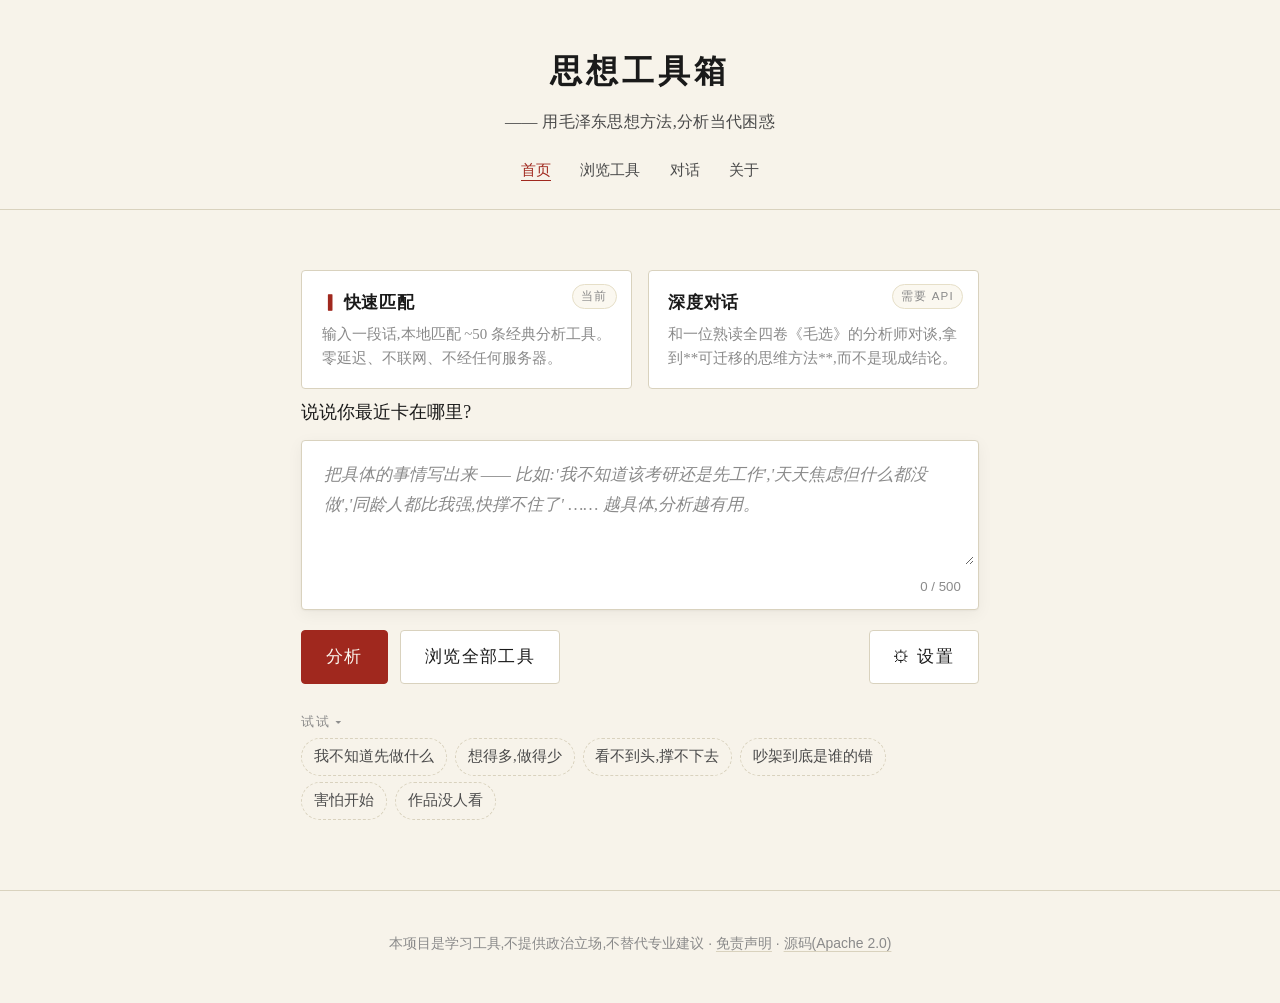
<file: index.html>
<!doctype html>
<html lang="zh-CN">
<head>
  <meta charset="utf-8" />
  <meta name="viewport" content="width=device-width, initial-scale=1" />
  <title>思想工具箱 · 用毛泽东思想方法分析当代困惑</title>
  <meta name="description" content="把你的烦恼说给一套冷静的分析方法听 —— 矛盾论、实践论、实事求是的当代读法。" />
  <link rel="icon" type="image/svg+xml" href="assets/favicon.svg" />
  <link rel="stylesheet" href="styles.css" />
</head>
<body>
  <header class="site-header">
    <h1 class="site-title">思想工具箱</h1>
    <p class="site-subtitle">—— 用毛泽东思想方法,分析当代困惑</p>
    <nav class="site-nav">
      <a href="index.html" class="active">首页</a>
      <a href="browse.html">浏览工具</a>
      <a href="chat.html">对话</a>
      <a href="about.html">关于</a>
    </nav>
  </header>

  <main>
    <section id="mode-picker" class="entry-modes" aria-label="选择模式">
      <a href="#input-section" class="entry-mode active-mode" aria-current="page">
        <span class="em-badge">当前</span>
        <p class="em-title">快速匹配</p>
        <p class="em-desc">输入一段话,本地匹配 ~50 条经典分析工具。零延迟、不联网、不经任何服务器。</p>
      </a>
      <a href="chat.html" class="entry-mode">
        <span class="em-badge">需要 API</span>
        <p class="em-title">深度对话</p>
        <p class="em-desc">和一位熟读全四卷《毛选》的分析师对谈,拿到**可迁移的思维方法**,而不是现成结论。</p>
      </a>
    </section>

    <section id="input-section">
      <label for="user-input" class="prompt-label">说说你最近卡在哪里?</label>
      <div class="input-wrap">
        <textarea
          id="user-input"
          maxlength="500"
          placeholder="把具体的事情写出来 —— 比如:'我不知道该考研还是先工作','天天焦虑但什么都没做','同龄人都比我强,快撑不住了' …… 越具体,分析越有用。"
        ></textarea>
        <div class="char-counter"><span id="char-count">0</span> / 500</div>
      </div>

      <div class="button-row">
        <button id="analyze-btn" class="primary">分析</button>
        <a href="browse.html" class="btn">浏览全部工具</a>
        <button id="toggle-settings" class="btn" type="button" style="margin-left:auto">⚙ 设置</button>
      </div>

      <div class="examples">
        <div class="label">试试 ▾</div>
        <span class="example-chip" data-fill="我不知道该先做什么,事情一堆一堆的,每件都觉得重要">我不知道先做什么</span>
        <span class="example-chip" data-fill="天天焦虑但一直没有行动,想得多做得少,精神内耗">想得多,做得少</span>
        <span class="example-chip" data-fill="同龄人都比我强,感觉自己快撑不住了,看不到头">看不到头,撑不下去</span>
        <span class="example-chip" data-fill="最近和伴侣经常吵架,一点小事就争到底是谁错,关系很紧张">吵架到底是谁的错</span>
        <span class="example-chip" data-fill="我不太敢开始那件一直想做的事,总觉得自己做不到,怕失败">害怕开始</span>
        <span class="example-chip" data-fill="写了一年东西一直没人看,感觉是不是在闭门造车">作品没人看</span>
      </div>

      <div id="settings-panel" class="settings-panel hidden">
        <h3>AI 模式(可选)</h3>
        <p>默认关闭。启用后,会把你的输入发送给 Anthropic Claude 做个性化分析。<strong>API key 只存在浏览器本地,绝不上传到本站。</strong></p>
        <label class="ai-toggle">
          <input type="checkbox" id="ai-enabled" />
          启用 AI 个性化分析
        </label>
        <p style="margin-top:0.8rem">Anthropic API key(可选):</p>
        <input id="ai-apikey" type="password" placeholder="sk-ant-..." autocomplete="off" />
        <p style="font-size:0.8rem">
          Key 保存在 <code>localStorage</code> 中,仅发送至 <code>api.anthropic.com</code>。
          可随时清空。
          <button id="clear-key" class="btn" style="padding:0.25rem 0.7rem; font-size:0.8rem; margin-left:0.3rem">清空</button>
        </p>
      </div>
    </section>

    <section id="results" class="hidden" aria-live="polite"></section>
  </main>

  <footer class="site-footer">
    <p>
      本项目是学习工具,不提供政治立场,不替代专业建议 ·
      <a href="about.html">免责声明</a> ·
      <a href="https://github.com/Shawniel7/maoxuan-toolbox">源码(Apache 2.0)</a>
    </p>
  </footer>

  <script src="js/matcher.js"></script>
  <script src="js/renderer.js"></script>
  <script src="js/ai-mode.js"></script>
  <script src="js/main.js"></script>
</body>
</html>
</file>
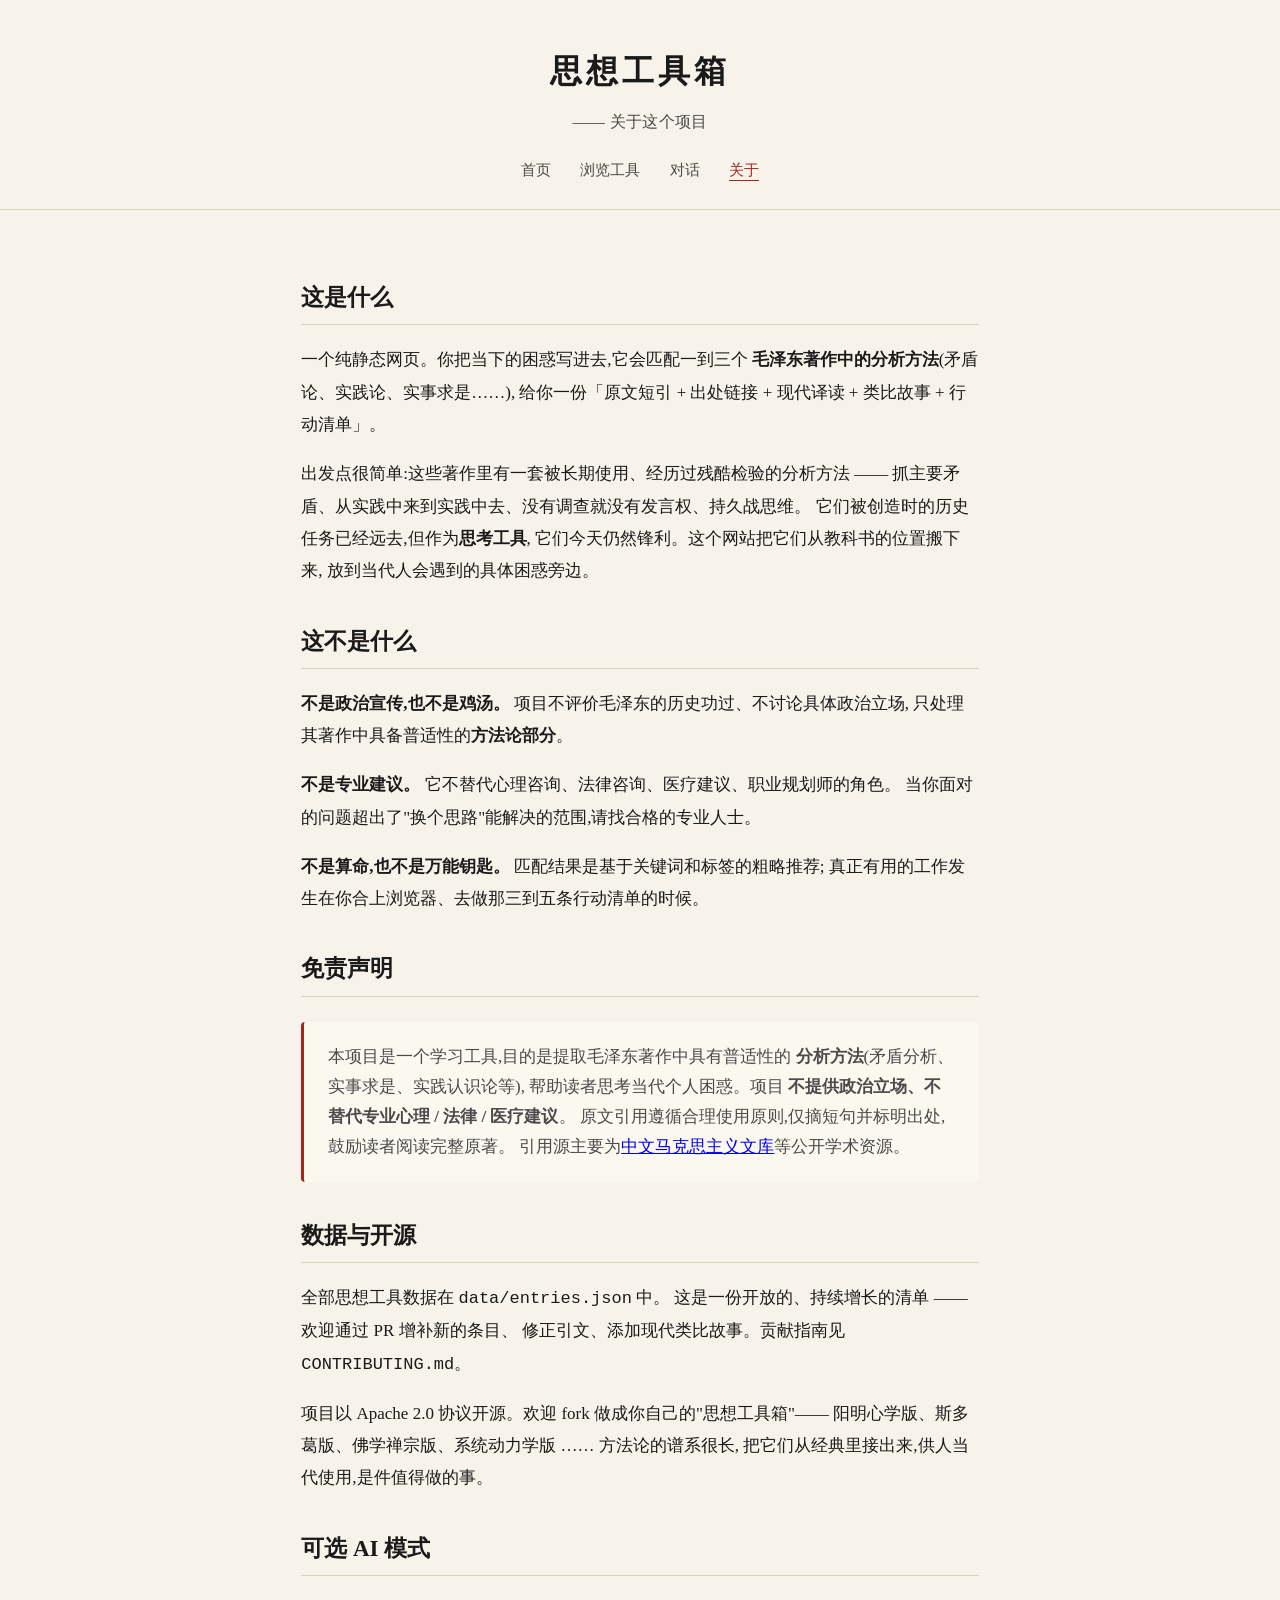
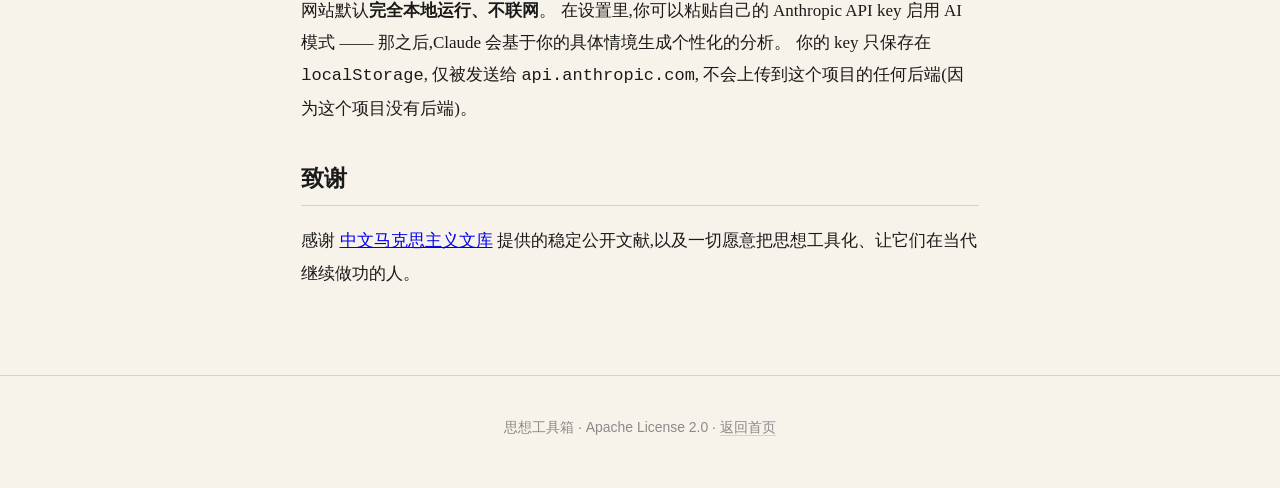
<file: about.html>
<!doctype html>
<html lang="zh-CN">
<head>
  <meta charset="utf-8" />
  <meta name="viewport" content="width=device-width, initial-scale=1" />
  <title>关于 · 思想工具箱</title>
  <link rel="icon" type="image/svg+xml" href="assets/favicon.svg" />
  <link rel="stylesheet" href="styles.css" />
</head>
<body>
  <header class="site-header">
    <h1 class="site-title">思想工具箱</h1>
    <p class="site-subtitle">—— 关于这个项目</p>
    <nav class="site-nav">
      <a href="index.html">首页</a>
      <a href="browse.html">浏览工具</a>
      <a href="chat.html">对话</a>
      <a href="about.html" class="active">关于</a>
    </nav>
  </header>

  <main class="prose">

    <h2>这是什么</h2>
    <p>
      一个纯静态网页。你把当下的困惑写进去,它会匹配一到三个
      <strong>毛泽东著作中的分析方法</strong>(矛盾论、实践论、实事求是……),
      给你一份「原文短引 + 出处链接 + 现代译读 + 类比故事 + 行动清单」。
    </p>
    <p>
      出发点很简单:这些著作里有一套被长期使用、经历过残酷检验的分析方法 ——
      抓主要矛盾、从实践中来到实践中去、没有调查就没有发言权、持久战思维。
      它们被创造时的历史任务已经远去,但作为<strong>思考工具</strong>,
      它们今天仍然锋利。这个网站把它们从教科书的位置搬下来,
      放到当代人会遇到的具体困惑旁边。
    </p>

    <h2>这不是什么</h2>
    <p>
      <strong>不是政治宣传,也不是鸡汤。</strong>
      项目不评价毛泽东的历史功过、不讨论具体政治立场,
      只处理其著作中具备普适性的<strong>方法论部分</strong>。
    </p>
    <p>
      <strong>不是专业建议。</strong>
      它不替代心理咨询、法律咨询、医疗建议、职业规划师的角色。
      当你面对的问题超出了"换个思路"能解决的范围,请找合格的专业人士。
    </p>
    <p>
      <strong>不是算命,也不是万能钥匙。</strong>
      匹配结果是基于关键词和标签的粗略推荐;
      真正有用的工作发生在你合上浏览器、去做那三到五条行动清单的时候。
    </p>

    <h2>免责声明</h2>
    <div class="disclaimer">
      本项目是一个学习工具,目的是提取毛泽东著作中具有普适性的
      <strong>分析方法</strong>(矛盾分析、实事求是、实践认识论等),
      帮助读者思考当代个人困惑。项目
      <strong>不提供政治立场、不替代专业心理 / 法律 / 医疗建议</strong>。
      原文引用遵循合理使用原则,仅摘短句并标明出处,鼓励读者阅读完整原著。
      引用源主要为<a href="https://www.marxists.org/chinese/maozedong/index.htm" target="_blank" rel="noopener">中文马克思主义文库</a>等公开学术资源。
    </div>

    <h2>数据与开源</h2>
    <p>
      全部思想工具数据在 <code>data/entries.json</code> 中。
      这是一份开放的、持续增长的清单 —— 欢迎通过 PR 增补新的条目、
      修正引文、添加现代类比故事。贡献指南见 <code>CONTRIBUTING.md</code>。
    </p>
    <p>
      项目以 Apache 2.0 协议开源。欢迎 fork 做成你自己的"思想工具箱"——
      阳明心学版、斯多葛版、佛学禅宗版、系统动力学版 …… 方法论的谱系很长,
      把它们从经典里接出来,供人当代使用,是件值得做的事。
    </p>

    <h2>可选 AI 模式</h2>
    <p>
      网站默认<strong>完全本地运行、不联网</strong>。
      在设置里,你可以粘贴自己的 Anthropic API key 启用 AI 模式 ——
      那之后,Claude 会基于你的具体情境生成个性化的分析。
      你的 key 只保存在 <code>localStorage</code>,
      仅被发送给 <code>api.anthropic.com</code>,
      不会上传到这个项目的任何后端(因为这个项目没有后端)。
    </p>

    <h2>致谢</h2>
    <p>
      感谢
      <a href="https://www.marxists.org/chinese/maozedong/index.htm" target="_blank" rel="noopener">中文马克思主义文库</a>
      提供的稳定公开文献,以及一切愿意把思想工具化、让它们在当代继续做功的人。
    </p>

  </main>

  <footer class="site-footer">
    <p>
      思想工具箱 · Apache License 2.0 ·
      <a href="index.html">返回首页</a>
    </p>
  </footer>
</body>
</html>
</file>
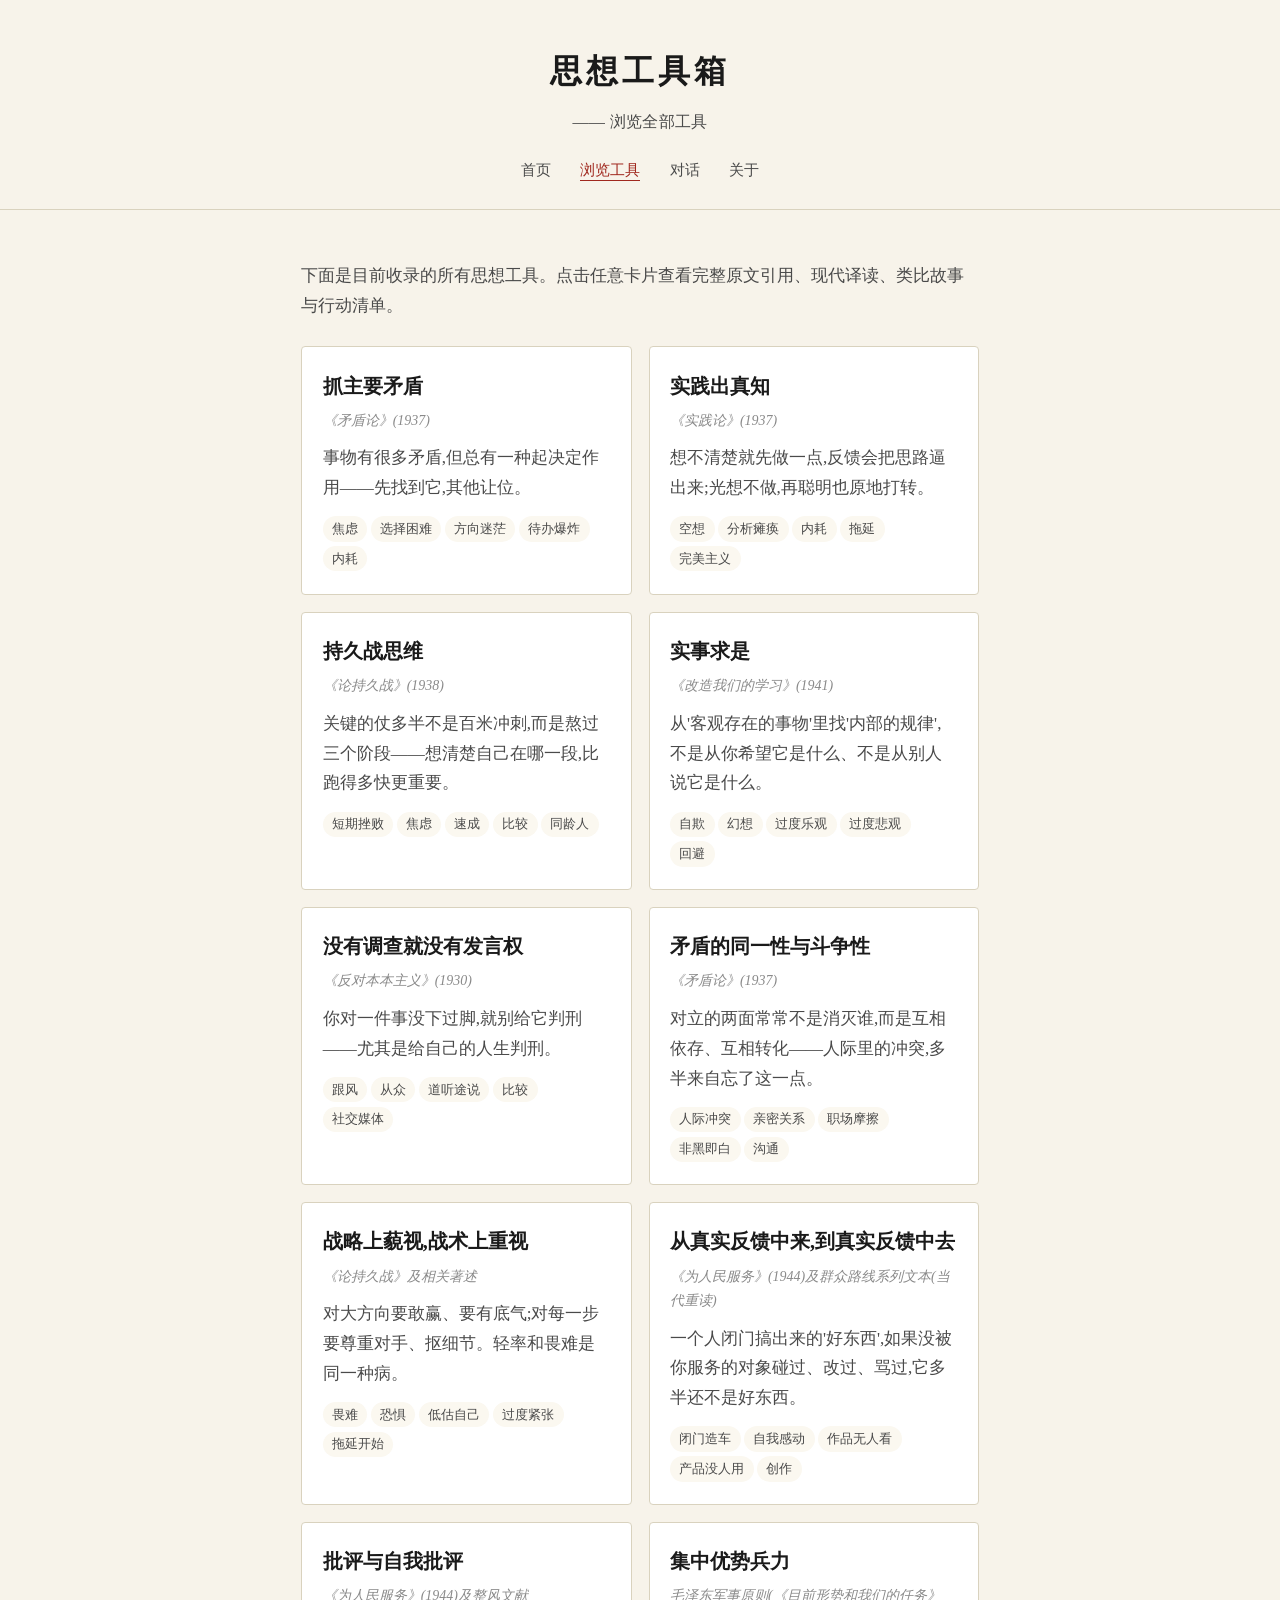
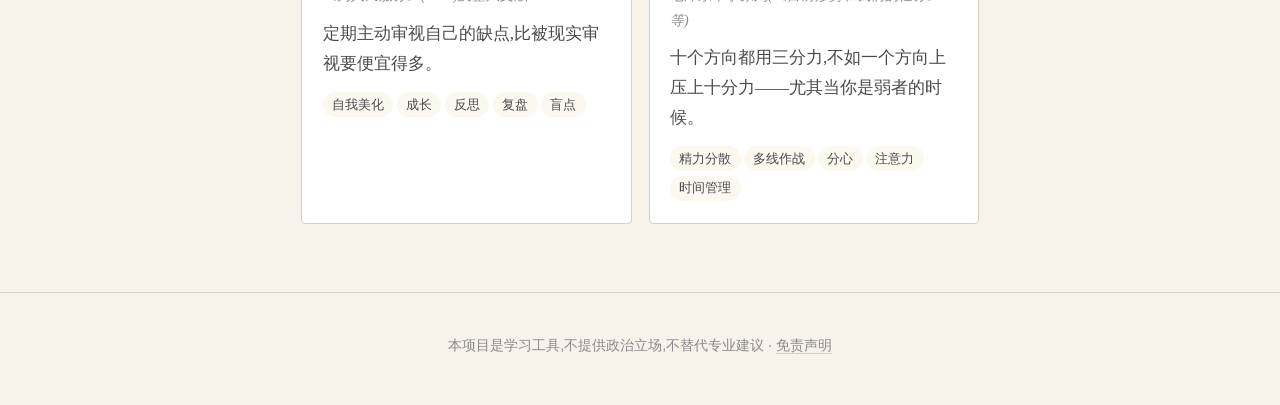
<file: browse.html>
<!doctype html>
<html lang="zh-CN">
<head>
  <meta charset="utf-8" />
  <meta name="viewport" content="width=device-width, initial-scale=1" />
  <title>浏览全部工具 · 思想工具箱</title>
  <link rel="icon" type="image/svg+xml" href="assets/favicon.svg" />
  <link rel="stylesheet" href="styles.css" />
</head>
<body>
  <header class="site-header">
    <h1 class="site-title">思想工具箱</h1>
    <p class="site-subtitle">—— 浏览全部工具</p>
    <nav class="site-nav">
      <a href="index.html">首页</a>
      <a href="browse.html" class="active">浏览工具</a>
      <a href="chat.html">对话</a>
      <a href="about.html">关于</a>
    </nav>
  </header>

  <main>
    <p style="color: var(--ink-soft); margin-bottom: 1rem">
      下面是目前收录的所有思想工具。点击任意卡片查看完整原文引用、现代译读、类比故事与行动清单。
    </p>
    <div id="browse-grid" class="browse-grid"></div>

    <section id="detail" class="hidden" style="margin-top:3rem"></section>
  </main>

  <footer class="site-footer">
    <p>
      本项目是学习工具,不提供政治立场,不替代专业建议 ·
      <a href="about.html">免责声明</a>
    </p>
  </footer>

  <script src="js/renderer.js"></script>
  <script>
    (async function init() {
      const res = await fetch('data/entries.json');
      const entries = await res.json();
      const grid = document.getElementById('browse-grid');
      const detail = document.getElementById('detail');

      entries.forEach(entry => {
        const a = document.createElement('a');
        a.className = 'browse-card';
        a.href = '#' + entry.id;
        a.innerHTML = `
          <h3>${entry.title}</h3>
          <div class="src">${entry.theory_source}</div>
          <p style="margin:0;color:var(--ink-soft)">${entry.one_liner}</p>
          <div class="tags">
            ${entry.tags.slice(0, 5).map(t => `<span class="tag">${t}</span>`).join('')}
          </div>
        `;
        a.addEventListener('click', (e) => {
          e.preventDefault();
          detail.innerHTML = '';
          detail.appendChild(renderEntryCard(entry));
          detail.classList.remove('hidden');
          location.hash = entry.id;
          setTimeout(() => detail.scrollIntoView({ behavior: 'smooth', block: 'start' }), 50);
        });
        grid.appendChild(a);
      });

      // If URL has hash, auto-open that entry
      if (location.hash) {
        const id = location.hash.slice(1);
        const entry = entries.find(e => e.id === id);
        if (entry) {
          detail.appendChild(renderEntryCard(entry));
          detail.classList.remove('hidden');
        }
      }
    })();
  </script>
</body>
</html>
</file>
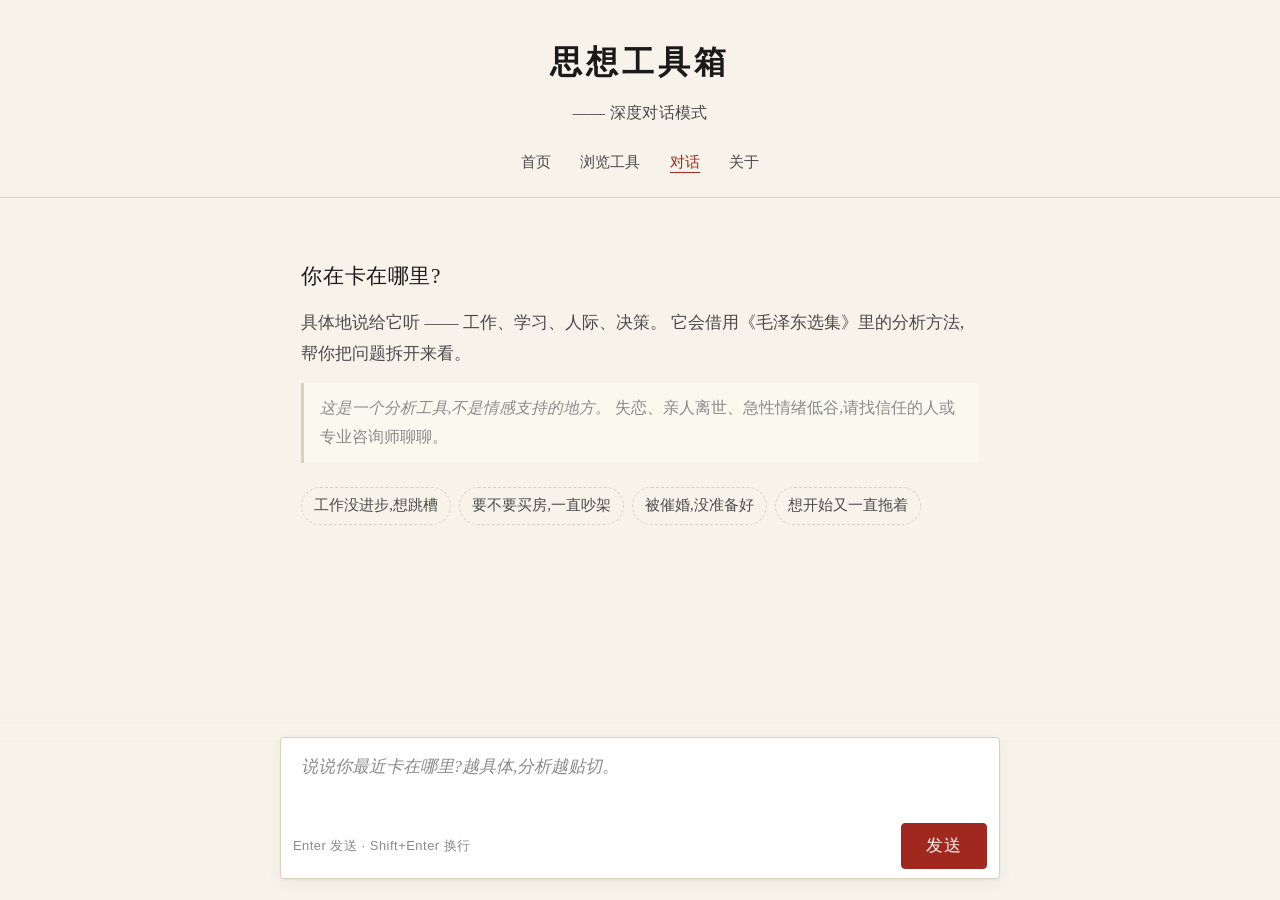
<file: chat.html>
<!doctype html>
<html lang="zh-CN">
<head>
  <meta charset="utf-8" />
  <meta name="viewport" content="width=device-width, initial-scale=1" />
  <title>对话 · 思想工具箱</title>
  <meta name="description" content="和一位熟读《毛泽东选集》的现代分析师对话,把你的困惑拆成一个可复用的思维工具。" />
  <link rel="icon" type="image/svg+xml" href="assets/favicon.svg" />
  <link rel="stylesheet" href="styles.css" />
</head>
<body class="chat-body">
  <header class="site-header chat-header">
    <h1 class="site-title">思想工具箱</h1>
    <p class="site-subtitle">—— 深度对话模式</p>
    <nav class="site-nav">
      <a href="index.html">首页</a>
      <a href="browse.html">浏览工具</a>
      <a href="chat.html" class="active">对话</a>
      <a href="about.html">关于</a>
    </nav>
  </header>

  <main class="chat-main" id="chat-main">
    <div id="chat-stream" class="chat-stream" aria-live="polite">
      <div class="chat-welcome" id="chat-welcome">
        <p class="big">你在卡在哪里?</p>
        <p>
          具体地说给它听 —— 工作、学习、人际、决策。
          它会借用《毛泽东选集》里的分析方法,帮你把问题拆开来看。
        </p>
        <p class="chat-welcome-note">
          <em>这是一个分析工具,不是情感支持的地方。</em>
          失恋、亲人离世、急性情绪低谷,请找信任的人或专业咨询师聊聊。
        </p>
        <div class="chat-examples">
          <span class="example-chip" data-fill="工作两年没进步,天天机械重复,想跳槽又不敢">工作没进步,想跳槽</span>
          <span class="example-chip" data-fill="跟对象讨论要不要买房,每次讨论都吵架">要不要买房,一直吵架</span>
          <span class="example-chip" data-fill="28 了,我妈一直催我相亲,但我觉得我还没准备好">被催婚,没准备好</span>
          <span class="example-chip" data-fill="想开始一件事但一直拖着,怕做不好">想开始又一直拖着</span>
        </div>
      </div>
    </div>

    <div class="chat-input-dock" id="chat-input-dock">
      <form id="chat-form" class="chat-input-wrap" onsubmit="return false">
        <textarea
          id="chat-input"
          placeholder="说说你最近卡在哪里?越具体,分析越贴切。"
          rows="2"
          maxlength="2000"
        ></textarea>
        <div class="chat-input-actions">
          <span class="chat-hint" id="chat-hint">Enter 发送 · Shift+Enter 换行</span>
          <button id="chat-send" class="primary" type="submit">发送</button>
        </div>
      </form>
    </div>
  </main>

  <!-- Popover shell (single instance, repositioned on demand) -->
  <div id="citation-popover" class="citation-popover hidden" role="tooltip">
    <div class="citation-popover-body"></div>
    <a class="citation-popover-link" href="#" target="_blank" rel="noopener">→ 查看全文</a>
  </div>

  <!-- Full-article modal -->
  <div id="article-modal" class="article-modal hidden" role="dialog" aria-modal="true">
    <div class="article-modal-card">
      <button class="article-modal-close" id="article-modal-close" aria-label="关闭">✕</button>
      <div class="article-modal-content" id="article-modal-content">
        <div class="loading">加载中…</div>
      </div>
    </div>
  </div>

  <footer class="site-footer chat-footer">
    <p>
      分析工具,不替代专业建议 ·
      <a href="about.html">免责声明</a>
    </p>
  </footer>

  <script src="js/chat.js"></script>
</body>
</html>
</file>
<file: styles.css>
/* ================================================================
   思想工具箱 · Thought Toolbox
   克制、书卷气、留白充足。米白 + 墨黑 + 朱红
================================================================ */

:root {
  --bg:            #f7f3ea;
  --bg-elevated:   #fbf8f0;
  --ink:           #1a1a1a;
  --ink-soft:      #4a4a4a;
  --ink-muted:     #8a8a8a;
  --rule:          #d9d2be;
  --rule-soft:     #e6dfc8;
  --accent:        #a0281e;
  --accent-soft:   #c14132;
  --card:          #ffffff;
  --shadow:        0 1px 2px rgba(26, 26, 26, 0.04), 0 4px 16px rgba(26, 26, 26, 0.05);
  --radius:        4px;
  --max-w:         720px;
  --font-serif:    "Noto Serif SC", "Source Han Serif SC", "Songti SC", "STSong", "SimSun", serif;
  --font-sans:     -apple-system, BlinkMacSystemFont, "PingFang SC", "Helvetica Neue", "Microsoft YaHei", sans-serif;
}

@media (prefers-color-scheme: dark) {
  :root {
    --bg:          #171513;
    --bg-elevated: #1e1c19;
    --ink:         #ebe4d2;
    --ink-soft:    #b8b1a0;
    --ink-muted:   #7a7567;
    --rule:        #2e2a23;
    --rule-soft:   #252219;
    --accent:      #d06b5f;
    --accent-soft: #b85447;
    --card:        #1e1c19;
    --shadow:      0 1px 2px rgba(0, 0, 0, 0.3), 0 4px 16px rgba(0, 0, 0, 0.2);
  }
}

* { box-sizing: border-box; }

html, body {
  margin: 0;
  padding: 0;
  background: var(--bg);
  color: var(--ink);
  font-family: var(--font-serif);
  font-size: 17px;
  line-height: 1.75;
  -webkit-font-smoothing: antialiased;
  -moz-osx-font-smoothing: grayscale;
  text-rendering: optimizeLegibility;
}

body {
  min-height: 100vh;
  display: flex;
  flex-direction: column;
}

/* ---- Layout ---- */

.site-header {
  padding: 2.5rem 1.25rem 1.5rem;
  text-align: center;
  border-bottom: 1px solid var(--rule);
}

.site-title {
  font-size: 1.9rem;
  font-weight: 600;
  letter-spacing: 0.12em;
  margin: 0 0 0.5rem 0;
}

.site-subtitle {
  font-size: 0.95rem;
  color: var(--ink-soft);
  margin: 0;
  font-family: var(--font-serif);
  letter-spacing: 0.02em;
}

.site-nav {
  margin-top: 1.25rem;
  font-size: 0.9rem;
}

.site-nav a {
  color: var(--ink-soft);
  text-decoration: none;
  margin: 0 0.75rem;
  border-bottom: 1px solid transparent;
  padding-bottom: 2px;
  transition: color 0.15s, border-color 0.15s;
}

.site-nav a:hover,
.site-nav a.active {
  color: var(--accent);
  border-bottom-color: var(--accent);
}

main {
  flex: 1 0 auto;
  max-width: var(--max-w);
  width: 100%;
  margin: 0 auto;
  padding: 2rem 1.25rem 4rem;
}

.site-footer {
  border-top: 1px solid var(--rule);
  padding: 1.5rem 1.25rem 2rem;
  text-align: center;
  font-size: 0.82rem;
  color: var(--ink-muted);
  font-family: var(--font-sans);
}

.site-footer a {
  color: var(--ink-muted);
  text-decoration: underline;
  text-decoration-color: var(--rule);
  text-underline-offset: 3px;
}

/* ---- Input form ---- */

.prompt-label {
  display: block;
  font-size: 1.05rem;
  color: var(--ink);
  margin-bottom: 0.65rem;
  font-weight: 500;
}

.input-wrap {
  background: var(--card);
  border: 1px solid var(--rule);
  border-radius: var(--radius);
  padding: 0.25rem;
  box-shadow: var(--shadow);
  transition: border-color 0.15s;
}

.input-wrap:focus-within {
  border-color: var(--accent);
}

textarea {
  width: 100%;
  border: none;
  background: transparent;
  color: var(--ink);
  font-family: var(--font-serif);
  font-size: 1rem;
  line-height: 1.75;
  padding: 0.9rem 1rem;
  resize: vertical;
  min-height: 120px;
  outline: none;
}

textarea::placeholder {
  color: var(--ink-muted);
  font-style: italic;
}

.char-counter {
  text-align: right;
  font-size: 0.78rem;
  color: var(--ink-muted);
  padding: 0 0.75rem 0.4rem;
  font-family: var(--font-sans);
}

.button-row {
  margin-top: 1.2rem;
  display: flex;
  gap: 0.75rem;
  flex-wrap: wrap;
}

button,
.btn {
  font-family: var(--font-serif);
  font-size: 0.98rem;
  letter-spacing: 0.08em;
  padding: 0.65rem 1.4rem;
  border-radius: var(--radius);
  cursor: pointer;
  border: 1px solid var(--rule);
  background: var(--card);
  color: var(--ink);
  text-decoration: none;
  display: inline-block;
  transition: all 0.15s;
}

button.primary,
.btn.primary {
  background: var(--accent);
  color: #fbf8f0;
  border-color: var(--accent);
}

button.primary:hover,
.btn.primary:hover {
  background: var(--accent-soft);
  border-color: var(--accent-soft);
}

button:hover,
.btn:hover {
  border-color: var(--accent);
  color: var(--accent);
}

button:disabled {
  opacity: 0.5;
  cursor: not-allowed;
}

/* ---- Examples ---- */

.examples {
  margin-top: 1.5rem;
  font-size: 0.88rem;
  color: var(--ink-muted);
  line-height: 2;
}

.examples .label {
  font-family: var(--font-sans);
  font-size: 0.78rem;
  letter-spacing: 0.1em;
  text-transform: uppercase;
  color: var(--ink-muted);
}

.example-chip {
  display: inline-block;
  margin: 0.15rem 0.25rem 0.15rem 0;
  padding: 0.2rem 0.7rem;
  border: 1px dashed var(--rule);
  border-radius: 999px;
  cursor: pointer;
  color: var(--ink-soft);
  transition: all 0.15s;
  font-size: 0.87rem;
}

.example-chip:hover {
  border-color: var(--accent);
  color: var(--accent);
  border-style: solid;
}

/* ---- Results ---- */

#results {
  margin-top: 3rem;
}

.results-header {
  font-size: 0.78rem;
  letter-spacing: 0.2em;
  text-transform: uppercase;
  color: var(--ink-muted);
  font-family: var(--font-sans);
  margin-bottom: 1rem;
  border-bottom: 1px solid var(--rule);
  padding-bottom: 0.5rem;
}

.result-card {
  background: var(--card);
  border: 1px solid var(--rule);
  border-radius: var(--radius);
  padding: 1.75rem 1.5rem;
  margin-bottom: 1.5rem;
  box-shadow: var(--shadow);
}

.result-card .card-title {
  font-size: 1.5rem;
  font-weight: 600;
  margin: 0 0 0.35rem 0;
  color: var(--ink);
  letter-spacing: 0.04em;
}

.result-card .card-source {
  font-size: 0.88rem;
  color: var(--ink-muted);
  margin-bottom: 1.25rem;
  font-style: italic;
}

.section {
  margin: 1.4rem 0;
}

.section-label {
  font-size: 0.78rem;
  font-family: var(--font-sans);
  letter-spacing: 0.2em;
  text-transform: uppercase;
  color: var(--accent);
  margin-bottom: 0.55rem;
  display: flex;
  align-items: center;
  gap: 0.5rem;
}

.section-label::before {
  content: "▎";
  color: var(--accent);
  font-size: 1rem;
}

.one-liner {
  font-size: 1.08rem;
  color: var(--ink);
  line-height: 1.8;
}

/* Quote block: left accent rule, serif, slightly larger */
.excerpt {
  border-left: 3px solid var(--accent);
  padding: 0.25rem 0 0.25rem 1.25rem;
  margin: 0.5rem 0 1rem;
  font-size: 1.08rem;
  line-height: 1.85;
  color: var(--ink);
}

.excerpt-cite {
  display: block;
  font-size: 0.85rem;
  color: var(--ink-muted);
  margin-top: 0.4rem;
  font-style: italic;
}

.excerpt-cite a {
  color: var(--accent);
  text-decoration: none;
  border-bottom: 1px dotted var(--accent);
}

.excerpt-cite a:hover {
  color: var(--accent-soft);
}

.story-title {
  font-weight: 600;
  color: var(--ink);
  margin-bottom: 0.3rem;
}

.story-body {
  color: var(--ink-soft);
  line-height: 1.85;
}

.action-list {
  list-style: none;
  padding: 0;
  margin: 0.5rem 0;
}

.action-list li {
  display: flex;
  align-items: flex-start;
  gap: 0.6rem;
  padding: 0.45rem 0;
  line-height: 1.7;
  border-bottom: 1px dashed var(--rule-soft);
}

.action-list li:last-child {
  border-bottom: none;
}

.action-list input[type="checkbox"] {
  flex-shrink: 0;
  margin-top: 0.55rem;
  accent-color: var(--accent);
  cursor: pointer;
  width: 1rem;
  height: 1rem;
}

.action-list label {
  cursor: pointer;
  flex: 1;
}

.action-list input:checked + label {
  color: var(--ink-muted);
  text-decoration: line-through;
  text-decoration-color: var(--ink-muted);
}

.reading-list {
  padding-left: 1.2rem;
  margin: 0.4rem 0;
  color: var(--ink-soft);
}

.reading-list li {
  padding: 0.15rem 0;
}

.reading-list a {
  color: var(--accent);
  text-decoration: none;
  border-bottom: 1px dotted var(--accent);
}

.reading-list a:hover { color: var(--accent-soft); }

.caveat {
  margin-top: 1rem;
  padding: 0.9rem 1.1rem;
  background: var(--bg-elevated);
  border: 1px solid var(--rule-soft);
  border-radius: var(--radius);
  font-size: 0.94rem;
  color: var(--ink-soft);
  line-height: 1.7;
}

/* ---- Fallback / empty states ---- */

.empty-state {
  text-align: center;
  padding: 3rem 1rem;
  color: var(--ink-muted);
}

.empty-state .big {
  font-size: 1.15rem;
  color: var(--ink-soft);
  margin-bottom: 0.75rem;
}

/* ---- Browse page ---- */

.browse-grid {
  display: grid;
  grid-template-columns: 1fr;
  gap: 1rem;
  margin-top: 1.5rem;
}

@media (min-width: 640px) {
  .browse-grid { grid-template-columns: 1fr 1fr; }
}

.browse-card {
  display: block;
  background: var(--card);
  border: 1px solid var(--rule);
  border-radius: var(--radius);
  padding: 1.25rem 1.2rem;
  text-decoration: none;
  color: var(--ink);
  transition: border-color 0.15s, transform 0.15s;
}

.browse-card:hover {
  border-color: var(--accent);
  transform: translateY(-1px);
}

.browse-card h3 {
  margin: 0 0 0.3rem 0;
  font-size: 1.18rem;
  color: var(--ink);
}

.browse-card .src {
  font-size: 0.82rem;
  color: var(--ink-muted);
  font-style: italic;
  margin-bottom: 0.6rem;
}

.browse-card .tags {
  margin-top: 0.6rem;
}

.browse-card .tag {
  display: inline-block;
  font-size: 0.74rem;
  padding: 0.1rem 0.55rem;
  margin: 0.15rem 0.2rem 0 0;
  border-radius: 999px;
  background: var(--bg-elevated);
  color: var(--ink-soft);
  font-family: var(--font-sans);
}

/* ---- About page ---- */

.prose h2 {
  font-size: 1.35rem;
  margin-top: 2rem;
  color: var(--ink);
  border-bottom: 1px solid var(--rule);
  padding-bottom: 0.35rem;
}

.prose p { color: var(--ink); line-height: 1.9; }

.prose .disclaimer {
  padding: 1.2rem 1.4rem;
  background: var(--bg-elevated);
  border-left: 3px solid var(--accent);
  border-radius: var(--radius);
  margin: 1.5rem 0;
  color: var(--ink-soft);
}

/* ---- Settings (AI mode) ---- */

.settings-panel {
  margin-top: 2rem;
  padding: 1.25rem;
  border: 1px dashed var(--rule);
  border-radius: var(--radius);
}

.settings-panel h3 {
  margin: 0 0 0.5rem 0;
  font-size: 1rem;
  color: var(--ink);
}

.settings-panel p {
  font-size: 0.9rem;
  color: var(--ink-soft);
  margin: 0.4rem 0;
}

.settings-panel input[type="password"] {
  width: 100%;
  padding: 0.55rem 0.75rem;
  border: 1px solid var(--rule);
  border-radius: var(--radius);
  font-family: var(--font-sans);
  font-size: 0.88rem;
  background: var(--card);
  color: var(--ink);
  margin: 0.4rem 0 0.8rem;
}

.settings-panel input[type="password"]:focus {
  outline: none;
  border-color: var(--accent);
}

.ai-toggle {
  display: flex;
  align-items: center;
  gap: 0.5rem;
  font-family: var(--font-sans);
  font-size: 0.88rem;
  color: var(--ink-soft);
  cursor: pointer;
}

/* ---- Utility ---- */

.hidden { display: none !important; }

.loading {
  text-align: center;
  padding: 2rem;
  color: var(--ink-muted);
  font-style: italic;
}

/* ---- Mobile tweaks ---- */

@media (max-width: 480px) {
  html, body { font-size: 16px; }
  .site-title { font-size: 1.55rem; }
  main { padding: 1.25rem 0.9rem 3rem; }
  .result-card { padding: 1.25rem 1.1rem; }
  .result-card .card-title { font-size: 1.3rem; }
  .excerpt { padding-left: 1rem; }
  .site-nav a { margin: 0 0.4rem; }
}

/* =================================================================
   Chat mode (chat.html) — conversational UI, streaming, citations
================================================================= */

.chat-body {
  /* Reserve space for sticky input dock so last message is not hidden */
  --chat-input-dock-h: 140px;
}

.chat-header { padding: 2rem 1.25rem 1.25rem; }
.chat-footer { padding: 1rem 1.25rem 1.25rem; }

.chat-main {
  max-width: var(--max-w);
  width: 100%;
  margin: 0 auto;
  padding: 1.5rem 1.25rem 0;
  padding-bottom: var(--chat-input-dock-h);
}

.chat-stream {
  display: flex;
  flex-direction: column;
  gap: 2rem;
}

/* Welcome / empty state */
.chat-welcome {
  padding: 2rem 0 1rem;
  text-align: left;
  color: var(--ink-soft);
}
.chat-welcome .big {
  font-size: 1.25rem;
  color: var(--ink);
  font-weight: 500;
  margin: 0 0 0.6rem;
  letter-spacing: 0.03em;
}
.chat-welcome p { margin: 0 0 0.8rem; line-height: 1.85; }
.chat-welcome-note {
  font-size: 0.92rem;
  color: var(--ink-muted);
  padding: 0.65rem 0.9rem;
  border-left: 3px solid var(--rule);
  background: var(--bg-elevated);
  border-radius: 0 var(--radius) var(--radius) 0;
}
.chat-examples {
  margin-top: 1.25rem;
  line-height: 2;
}

/* Message turns */
.chat-turn { display: flex; flex-direction: column; gap: 0.35rem; }
.chat-role {
  font-family: var(--font-sans);
  font-size: 0.72rem;
  letter-spacing: 0.22em;
  text-transform: uppercase;
  color: var(--ink-muted);
}
.chat-turn-user .chat-role { color: var(--ink-soft); }
.chat-turn-assistant .chat-role { color: var(--accent); }

.chat-body-user {
  font-size: 1.05rem;
  line-height: 1.8;
  padding: 0.9rem 1.2rem;
  background: var(--card);
  border: 1px solid var(--rule);
  border-radius: var(--radius);
  white-space: pre-wrap;
  word-break: break-word;
}

.chat-body-assistant {
  font-size: 1rem;
  line-height: 1.85;
  color: var(--ink);
  white-space: pre-wrap;
  word-break: break-word;
}
.chat-body-assistant p { margin: 0.8rem 0; }
.chat-body-assistant h2,
.chat-body-assistant h3,
.chat-body-assistant h4 {
  margin: 1.4rem 0 0.5rem;
  font-weight: 600;
  letter-spacing: 0.03em;
  color: var(--ink);
}
.chat-body-assistant h2 { font-size: 1.2rem; }
.chat-body-assistant h3 { font-size: 1.08rem; }
.chat-body-assistant h4 { font-size: 1rem; color: var(--ink-soft); }
.chat-body-assistant blockquote {
  margin: 0.7rem 0;
  padding: 0.15rem 0 0.15rem 1.1rem;
  border-left: 3px solid var(--accent);
  color: var(--ink);
  font-size: 0.98rem;
}
.chat-body-assistant blockquote p { margin: 0.35rem 0; }
.chat-body-assistant hr {
  border: none;
  border-top: 1px solid var(--rule);
  margin: 1.4rem 0;
}
.chat-body-assistant ul,
.chat-body-assistant ol {
  padding-left: 1.4rem;
  margin: 0.6rem 0;
}
.chat-body-assistant li { margin: 0.2rem 0; line-height: 1.75; }
.chat-body-assistant table {
  border-collapse: collapse;
  margin: 0.8rem 0;
  width: 100%;
  font-size: 0.95rem;
}
.chat-body-assistant th,
.chat-body-assistant td {
  padding: 0.45rem 0.75rem;
  border: 1px solid var(--rule-soft);
  text-align: left;
  vertical-align: top;
}
.chat-body-assistant th {
  background: var(--bg-elevated);
  font-weight: 600;
  font-family: var(--font-sans);
  font-size: 0.85rem;
  letter-spacing: 0.05em;
}
.chat-body-assistant strong { font-weight: 600; color: var(--ink); }
.chat-body-assistant a {
  color: var(--accent);
  text-decoration: none;
  border-bottom: 1px dotted var(--accent);
}
.chat-body-assistant a:hover { color: var(--accent-soft); }

/* Streaming cursor */
.chat-cursor {
  display: inline-block;
  width: 0.55em;
  height: 1.1em;
  background: var(--accent);
  margin-left: 1px;
  vertical-align: text-bottom;
  animation: chat-cursor-blink 1s steps(2, end) infinite;
  opacity: 0.8;
}
@keyframes chat-cursor-blink { 50% { opacity: 0; } }

/* Retrieved-articles row */
.chat-sources {
  display: flex;
  flex-wrap: wrap;
  gap: 0.4rem;
  align-items: baseline;
  font-size: 0.85rem;
  padding: 0.2rem 0 0.1rem;
  color: var(--ink-muted);
  font-family: var(--font-sans);
}
.chat-sources-label {
  font-size: 0.72rem;
  letter-spacing: 0.18em;
  text-transform: uppercase;
  color: var(--ink-muted);
}
.chat-source-chip {
  font-family: var(--font-serif);
  font-size: 0.88rem;
  letter-spacing: 0.01em;
  padding: 0.1rem 0.6rem;
  border: 1px solid var(--rule);
  border-radius: 999px;
  background: var(--bg-elevated);
  color: var(--ink-soft);
  cursor: pointer;
  transition: all 0.15s;
}
.chat-source-chip:hover {
  border-color: var(--accent);
  color: var(--accent);
}

/* Inline citations — 《文章名》 */
.chat-body-assistant .cite {
  /* plain fallback when not matched to retrieved set */
}
.chat-body-assistant .cite-plain { color: var(--ink); }
.chat-body-assistant .cite-active {
  color: var(--accent);
  cursor: pointer;
  border-bottom: 1px dotted var(--accent);
  transition: color 0.15s, border-color 0.15s;
}
.chat-body-assistant .cite-active:hover {
  color: var(--accent-soft);
  border-bottom-color: var(--accent-soft);
}

/* Citation popover */
.citation-popover {
  position: absolute;
  z-index: 40;
  max-width: min(420px, calc(100vw - 32px));
  background: var(--card);
  border: 1px solid var(--rule);
  border-radius: var(--radius);
  box-shadow: var(--shadow);
  padding: 0.9rem 1rem;
  font-size: 0.92rem;
  line-height: 1.7;
}
.citation-passage { margin-bottom: 0.75rem; }
.citation-passage:last-child { margin-bottom: 0; }
.citation-section {
  font-family: var(--font-sans);
  font-size: 0.72rem;
  letter-spacing: 0.1em;
  text-transform: uppercase;
  color: var(--accent);
  margin-bottom: 0.3rem;
}
.citation-text { color: var(--ink-soft); font-size: 0.92rem; line-height: 1.75; }
.citation-popover-link {
  display: inline-block;
  margin-top: 0.4rem;
  font-size: 0.85rem;
  color: var(--accent);
  text-decoration: none;
  border-bottom: 1px dotted var(--accent);
  font-family: var(--font-serif);
}
.citation-popover-link:hover { color: var(--accent-soft); }

/* Sticky input dock */
.chat-input-dock {
  position: fixed;
  bottom: 0;
  left: 0;
  right: 0;
  background: linear-gradient(to bottom, rgba(247, 243, 234, 0), var(--bg) 30%);
  padding: 1.5rem 1.25rem 1.25rem;
  z-index: 20;
}
.chat-input-wrap {
  max-width: var(--max-w);
  margin: 0 auto;
  background: var(--card);
  border: 1px solid var(--rule);
  border-radius: var(--radius);
  padding: 0.35rem 0.5rem 0.5rem;
  box-shadow: var(--shadow);
  transition: border-color 0.15s;
}
.chat-input-wrap:focus-within { border-color: var(--accent); }
.chat-input-wrap textarea {
  width: 100%;
  border: none;
  background: transparent;
  color: var(--ink);
  font-family: var(--font-serif);
  font-size: 1rem;
  line-height: 1.6;
  padding: 0.55rem 0.65rem 0.35rem;
  resize: none;
  outline: none;
  min-height: 2.8rem;
  max-height: 12rem;
}
.chat-input-wrap textarea::placeholder {
  color: var(--ink-muted);
  font-style: italic;
}
.chat-input-actions {
  display: flex;
  align-items: center;
  justify-content: space-between;
  padding: 0 0.2rem;
}
.chat-hint {
  font-family: var(--font-sans);
  font-size: 0.76rem;
  color: var(--ink-muted);
  letter-spacing: 0.04em;
}

/* Article modal */
.article-modal {
  position: fixed;
  inset: 0;
  background: rgba(26, 26, 26, 0.45);
  display: flex;
  align-items: center;
  justify-content: center;
  z-index: 50;
  padding: 1.5rem 1rem;
}
.article-modal-card {
  position: relative;
  background: var(--card);
  max-width: 760px;
  width: 100%;
  max-height: 90vh;
  border-radius: var(--radius);
  box-shadow: var(--shadow);
  display: flex;
  flex-direction: column;
}
.article-modal-close {
  position: absolute;
  top: 0.5rem;
  right: 0.5rem;
  font-size: 1rem;
  padding: 0.2rem 0.6rem;
  border: 1px solid transparent;
  background: transparent;
  color: var(--ink-muted);
  border-radius: var(--radius);
  z-index: 2;
  letter-spacing: 0;
}
.article-modal-close:hover {
  color: var(--accent);
  border-color: var(--rule);
}
.article-modal-content {
  overflow-y: auto;
  padding: 2rem 2rem 2.5rem;
  font-size: 1rem;
  line-height: 1.85;
  color: var(--ink);
}
.article-modal-content h1.article-title {
  font-size: 1.6rem;
  margin: 0 0 0.3rem;
  letter-spacing: 0.04em;
}
.article-modal-content p.article-meta {
  color: var(--ink-muted);
  font-style: italic;
  margin: 0 0 1.25rem;
  font-size: 0.9rem;
  border-bottom: 1px solid var(--rule);
  padding-bottom: 0.8rem;
}
.article-modal-content p { margin: 0.8rem 0; }
.article-modal-content h2,
.article-modal-content h3,
.article-modal-content h4 {
  margin: 1.5rem 0 0.5rem;
  font-weight: 600;
}
.article-modal-content h2 { font-size: 1.25rem; }
.article-modal-content h3 { font-size: 1.1rem; }
.article-modal-content h4 { font-size: 1rem; color: var(--ink-soft); }
.article-modal-content blockquote {
  margin: 0.8rem 0;
  padding: 0.25rem 0 0.25rem 1.1rem;
  border-left: 3px solid var(--accent);
  color: var(--ink-soft);
  font-size: 0.96rem;
}
.article-modal-content hr {
  border: none;
  border-top: 1px solid var(--rule);
  margin: 1.6rem 0;
}
.article-modal-content a {
  color: var(--accent);
  text-decoration: none;
  border-bottom: 1px dotted var(--accent);
}

body.modal-open { overflow: hidden; }

/* Dual-entry card on index (added by Step 6 modification) */
.entry-modes {
  display: grid;
  grid-template-columns: 1fr;
  gap: 0.9rem;
  margin: 1.5rem 0 0.5rem;
}
@media (min-width: 640px) {
  .entry-modes { grid-template-columns: 1fr 1fr; }
}
.entry-mode {
  display: block;
  background: var(--card);
  border: 1px solid var(--rule);
  border-radius: var(--radius);
  padding: 1rem 1.15rem;
  text-decoration: none;
  color: var(--ink);
  transition: border-color 0.15s, transform 0.15s;
  position: relative;
}
.entry-mode:hover {
  border-color: var(--accent);
  transform: translateY(-1px);
}
.entry-mode .em-title {
  font-size: 1.02rem;
  font-weight: 600;
  letter-spacing: 0.04em;
  margin: 0 0 0.2rem;
  color: var(--ink);
}
.entry-mode .em-desc {
  font-size: 0.88rem;
  color: var(--ink-muted);
  margin: 0;
  line-height: 1.65;
}
.entry-mode .em-badge {
  position: absolute;
  top: 0.75rem;
  right: 0.85rem;
  font-family: var(--font-sans);
  font-size: 0.68rem;
  letter-spacing: 0.1em;
  text-transform: uppercase;
  padding: 0.1rem 0.5rem;
  border-radius: 999px;
  background: var(--bg-elevated);
  color: var(--ink-muted);
  border: 1px solid var(--rule-soft);
}
.entry-mode.active-mode .em-title::before {
  content: "▎";
  color: var(--accent);
  margin-right: 0.25rem;
}

/* Chat mobile tweaks */
@media (max-width: 480px) {
  .chat-body { --chat-input-dock-h: 120px; }
  .chat-main { padding: 1rem 0.9rem 0; padding-bottom: var(--chat-input-dock-h); }
  .chat-stream { gap: 1.5rem; }
  .chat-input-dock { padding: 1rem 0.9rem 0.8rem; }
  .chat-body-user, .chat-body-assistant { font-size: 0.98rem; }
  .chat-body-assistant h2 { font-size: 1.1rem; }
  .chat-body-assistant h3 { font-size: 1rem; }
  .article-modal-content { padding: 1.5rem 1.25rem 2rem; }
  .article-modal-content h1.article-title { font-size: 1.35rem; }
  .citation-popover { font-size: 0.88rem; padding: 0.75rem 0.85rem; }
}
</file>
